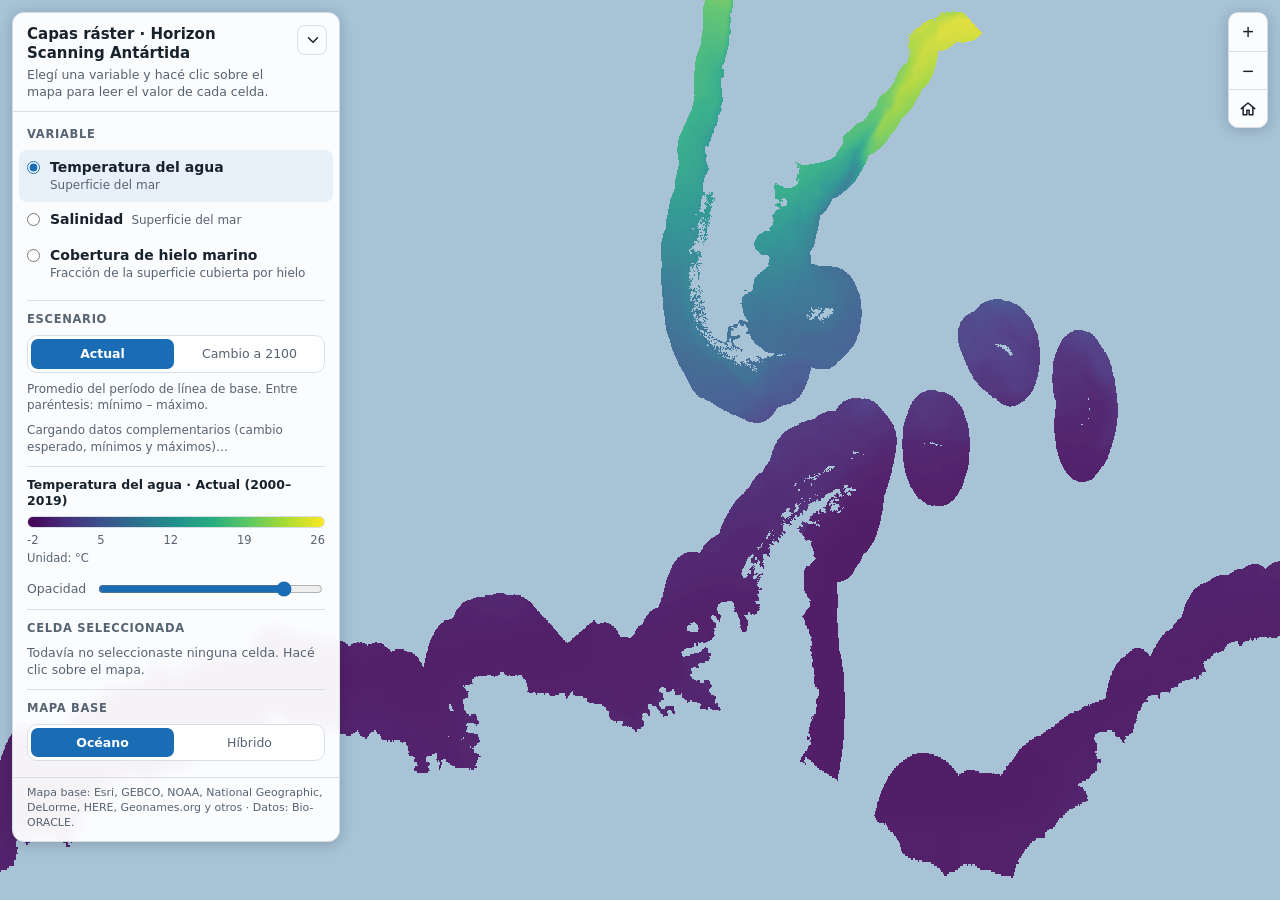
<file: index.html>
<!doctype html>
<html lang="es">
<head>
  <meta charset="utf-8">
  <meta name="viewport" content="width=device-width, initial-scale=1">
  <title>Herramientas y estrategias para prevenir la introducción de especies marinas en el Cono Sur</title>
  <link rel="stylesheet" href="style.css">
</head>
<body>
  <div id="map" tabindex="0" role="application" aria-label="Mapa interactivo. Flechas para mover, más y menos para acercar o alejar.">
    <canvas id="c-base"></canvas>
    <canvas id="c-ras"></canvas>
    <canvas id="c-lab"></canvas>
    <canvas id="c-ov"></canvas>
  </div>

  <div id="controles">
    <button id="zin" type="button" aria-label="Acercar">+</button>
    <button id="zout" type="button" aria-label="Alejar">−</button>
    <button id="zhome" type="button" aria-label="Volver a la vista inicial" title="Vista inicial">
      <svg viewBox="0 0 24 24" width="18" height="18" aria-hidden="true"><path d="M3 11.5 12 4l9 7.5M5.5 10v9.5h5v-6h3v6h5V10" fill="none" stroke="currentColor" stroke-width="2" stroke-linecap="round" stroke-linejoin="round"/></svg>
    </button>
  </div>

  <div id="hud" hidden></div>
  <div id="aviso" role="alert" hidden></div>

  <aside id="panel" aria-label="Panel de capas">
    <header>
      <div>
        <h1 id="titulo"></h1>
        <p id="subtitulo"></p>
      </div>
      <button id="min" type="button" aria-label="Mostrar u ocultar el panel" title="Mostrar u ocultar el panel">
        <svg viewBox="0 0 24 24" width="18" height="18" aria-hidden="true"><path d="M6 9l6 6 6-6" fill="none" stroke="currentColor" stroke-width="2" stroke-linecap="round" stroke-linejoin="round"/></svg>
      </button>
    </header>

    <div class="cuerpo">
      <section>
        <h2>Variable</h2>
        <div id="lista-vars" role="radiogroup" aria-label="Variable"></div>
      </section>

      <section>
        <h2>Escenario</h2>
        <div id="seg-esc" class="seg" role="radiogroup" aria-label="Escenario"></div>
        <p id="desc-esc" class="nota"></p>
        <p id="estado-carga" class="nota" role="status" hidden></p>
      </section>

      <section>
        <div id="leyenda"></div>
        <label class="fila">Opacidad
          <input id="opacidad" type="range" min="0" max="100" value="85">
        </label>
      </section>

      <section id="info">
        <h2>Celda seleccionada</h2>
        <div id="info-cuerpo" aria-live="polite"></div>
      </section>

      <section>
        <h2>Mapa base</h2>
        <div id="seg-base" class="seg" role="radiogroup" aria-label="Mapa base"></div>
      </section>
    </div>

    <footer id="atrib"></footer>
  </aside>

  <script src="config.js"></script>
  <script src="tiff.js"></script>
  <script src="app.js"></script>
</body>
</html>
</file>
<file: style.css>
:root {
  --bg: #ffffff;
  --panel: rgba(255, 255, 255, .95);
  --fg: #18222d;
  --muted: #566372;
  --line: #d8dee6;
  --accent: #1a6db5;
  --act: #e8f1fa;
  --shadow: 0 2px 14px rgba(15, 25, 40, .22);
}
@media (prefers-color-scheme: dark) {
  :root {
    --bg: #12181f;
    --panel: rgba(20, 27, 35, .95);
    --fg: #e7edf3;
    --muted: #9aa8b7;
    --line: #2b3746;
    --accent: #6db3ee;
    --act: #1c2b3b;
    --shadow: 0 2px 14px rgba(0, 0, 0, .5);
  }
}

* { box-sizing: border-box; }
html, body { height: 100%; margin: 0; }
body {
  font: 14px/1.4 system-ui, -apple-system, "Segoe UI", Roboto, sans-serif;
  color: var(--fg);
  background: var(--bg);
  overflow: hidden;
}

#map {
  position: fixed; inset: 0;
  touch-action: none;
  cursor: grab;
  outline: none;
  background: #e9edf1;
}
#map.arrastrando { cursor: grabbing; }
#map:focus-visible { box-shadow: inset 0 0 0 3px var(--accent); }
#map canvas { position: absolute; inset: 0; width: 100%; height: 100%; pointer-events: none; }

/* Panel */
#panel {
  position: fixed; top: 12px; left: 12px;
  width: 328px; max-height: calc(100% - 24px);
  display: flex; flex-direction: column;
  background: var(--panel);
  backdrop-filter: blur(6px);
  border: 1px solid var(--line);
  border-radius: 12px;
  box-shadow: var(--shadow);
  z-index: 5;
}
#panel header {
  display: flex; gap: 8px; align-items: flex-start; justify-content: space-between;
  padding: 12px 12px 10px 14px;
  border-bottom: 1px solid var(--line);
}
#panel h1 { margin: 0; font-size: 15px; line-height: 1.25; font-weight: 650; }
#panel header p { margin: 3px 0 0; color: var(--muted); font-size: 12.5px; }
#panel .cuerpo { overflow: auto; padding: 4px 14px 6px; }
#panel section { padding: 10px 0; border-bottom: 1px solid var(--line); }
#panel section:last-child { border-bottom: 0; }
#panel h2 {
  margin: 0 0 8px; font-size: 11.5px; font-weight: 650;
  text-transform: uppercase; letter-spacing: .06em; color: var(--muted);
}
#panel footer {
  padding: 8px 14px 10px; border-top: 1px solid var(--line);
  color: var(--muted); font-size: 11px; line-height: 1.35;
}
#panel.min .cuerpo { display: none; }
#panel.min #min svg { transform: rotate(180deg); }
#min {
  flex: none; width: 30px; height: 30px; display: grid; place-items: center;
  border: 1px solid var(--line); border-radius: 8px; background: transparent; color: var(--fg); cursor: pointer;
}

/* Lista de capas */
.capa {
  display: grid; grid-template-columns: auto 1fr; gap: 10px; align-items: start;
  padding: 8px 8px; margin: 0 -8px; border-radius: 8px; cursor: pointer;
}
.capa:hover { background: var(--act); }
.capa:has(input:checked) { background: var(--act); }
.capa input { margin: 3px 0 0; accent-color: var(--accent); }
.capa .txt { display: flex; flex-flow: row wrap; align-items: baseline; gap: 0 8px; min-width: 0; }
.capa b { font-weight: 600; }
.capa small { color: var(--muted); font-size: 12px; }

/* Botones segmentados (escenario y mapa base) */
.seg { display: flex; gap: 4px; padding: 3px; border: 1px solid var(--line); border-radius: 10px; background: var(--bg); }
.seg label { flex: 1; position: relative; cursor: pointer; }
.seg input { position: absolute; opacity: 0; inset: 0; margin: 0; cursor: pointer; }
.seg span {
  display: block; padding: 7px 6px; text-align: center; font-size: 12.5px; line-height: 1.25;
  border-radius: 7px; color: var(--muted);
}
.seg label:hover span { background: var(--act); }
.seg input:checked + span { background: var(--accent); color: #fff; font-weight: 600; }
.seg input:focus-visible + span { outline: 2px solid var(--accent); outline-offset: 2px; }
@media (prefers-color-scheme: dark) { .seg input:checked + span { color: #0b1620; } }
.nota { margin: 8px 0 0; color: var(--muted); font-size: 12px; }
.nota[hidden] { display: none; }

/* Leyenda */
.barra { height: 12px; border-radius: 6px; border: 1px solid var(--line); }
.marcas { display: flex; justify-content: space-between; margin-top: 4px; font-size: 11.5px; color: var(--muted); font-variant-numeric: tabular-nums; }
.unidad { margin-top: 2px; font-size: 11.5px; color: var(--muted); }
.fila { display: flex; align-items: center; gap: 10px; margin-top: 10px; color: var(--muted); font-size: 12.5px; }
.fila input[type=range] { flex: 1; accent-color: var(--accent); }
#leyenda + .fila { margin-top: 12px; }
.leg-titulo { margin-bottom: 7px; font-size: 12.5px; font-weight: 600; line-height: 1.3; }
.varname { margin: 0 0 2px; font-size: 12.5px; color: var(--muted); }
.vacio { margin: 0; color: var(--muted); font-size: 12.5px; }

/* Celda seleccionada */
.coords { margin: 0 0 6px; font-weight: 600; font-variant-numeric: tabular-nums; }
#info table { width: 100%; border-collapse: collapse; }
#info th, #info td { padding: 5px 6px; text-align: left; font-weight: 400; vertical-align: top; }
#info th { color: var(--muted); font-size: 12.5px; padding-left: 0; }
#info td { text-align: right; font-variant-numeric: tabular-nums; font-weight: 600; }
#info td .v { white-space: nowrap; }
#info td .rango { display: inline-block; white-space: nowrap; font-weight: 400; color: var(--muted); }
#info td.nd { color: var(--muted); font-weight: 400; }
#info tr + tr { border-top: 1px solid var(--line); }
#info tr.act th { color: var(--fg); font-weight: 600; }
.celda { margin: 6px 0 0; color: var(--muted); font-size: 11.5px; }
.celda + .celda { margin-top: 2px; }
.btn {
  margin-top: 10px; padding: 6px 10px; font: inherit; font-size: 12.5px;
  border: 1px solid var(--line); border-radius: 8px; background: transparent; color: var(--fg); cursor: pointer;
}
.btn:hover { background: var(--act); }

select {
  width: 100%; margin-top: 6px; padding: 7px 8px; font: inherit;
  color: var(--fg); background: var(--bg); border: 1px solid var(--line); border-radius: 8px;
}
#panel section label.fila[for] { margin-top: 0; }

/* Controles del mapa */
#controles {
  position: fixed; top: 12px; right: 12px; z-index: 5;
  display: flex; flex-direction: column;
  background: var(--panel); border: 1px solid var(--line); border-radius: 10px; box-shadow: var(--shadow);
  overflow: hidden;
}
#controles button {
  width: 38px; height: 38px; display: grid; place-items: center;
  font-size: 20px; line-height: 1; color: var(--fg);
  background: transparent; border: 0; cursor: pointer;
}
#controles button + button { border-top: 1px solid var(--line); }
#controles button:hover { background: var(--act); }
button:focus-visible, input:focus-visible, select:focus-visible { outline: 2px solid var(--accent); outline-offset: 2px; }

/* Lectura al pasar el cursor */
#hud {
  position: fixed; left: 352px; bottom: 14px; z-index: 4; pointer-events: none;
  padding: 6px 10px; border-radius: 8px; background: var(--panel); border: 1px solid var(--line);
  box-shadow: var(--shadow); font-size: 12.5px; font-variant-numeric: tabular-nums;
}
@media (hover: none) { #hud { display: none; } }

#aviso {
  position: fixed; left: 50%; top: 14px; transform: translateX(-50%); z-index: 6;
  max-width: min(560px, calc(100% - 100px)); padding: 10px 14px; border-radius: 10px;
  background: #fff4d6; color: #4a3800; border: 1px solid #e6c766; box-shadow: var(--shadow);
}
#aviso[hidden], #hud[hidden] { display: none; }

@media (max-width: 720px) {
  #panel {
    top: auto; left: 0; right: 0; bottom: 0; width: auto; max-height: 46vh;
    border-radius: 14px 14px 0 0; border-left: 0; border-right: 0; border-bottom: 0;
  }
  #aviso { top: 60px; left: 12px; right: 12px; transform: none; max-width: none; }
}
</file>
